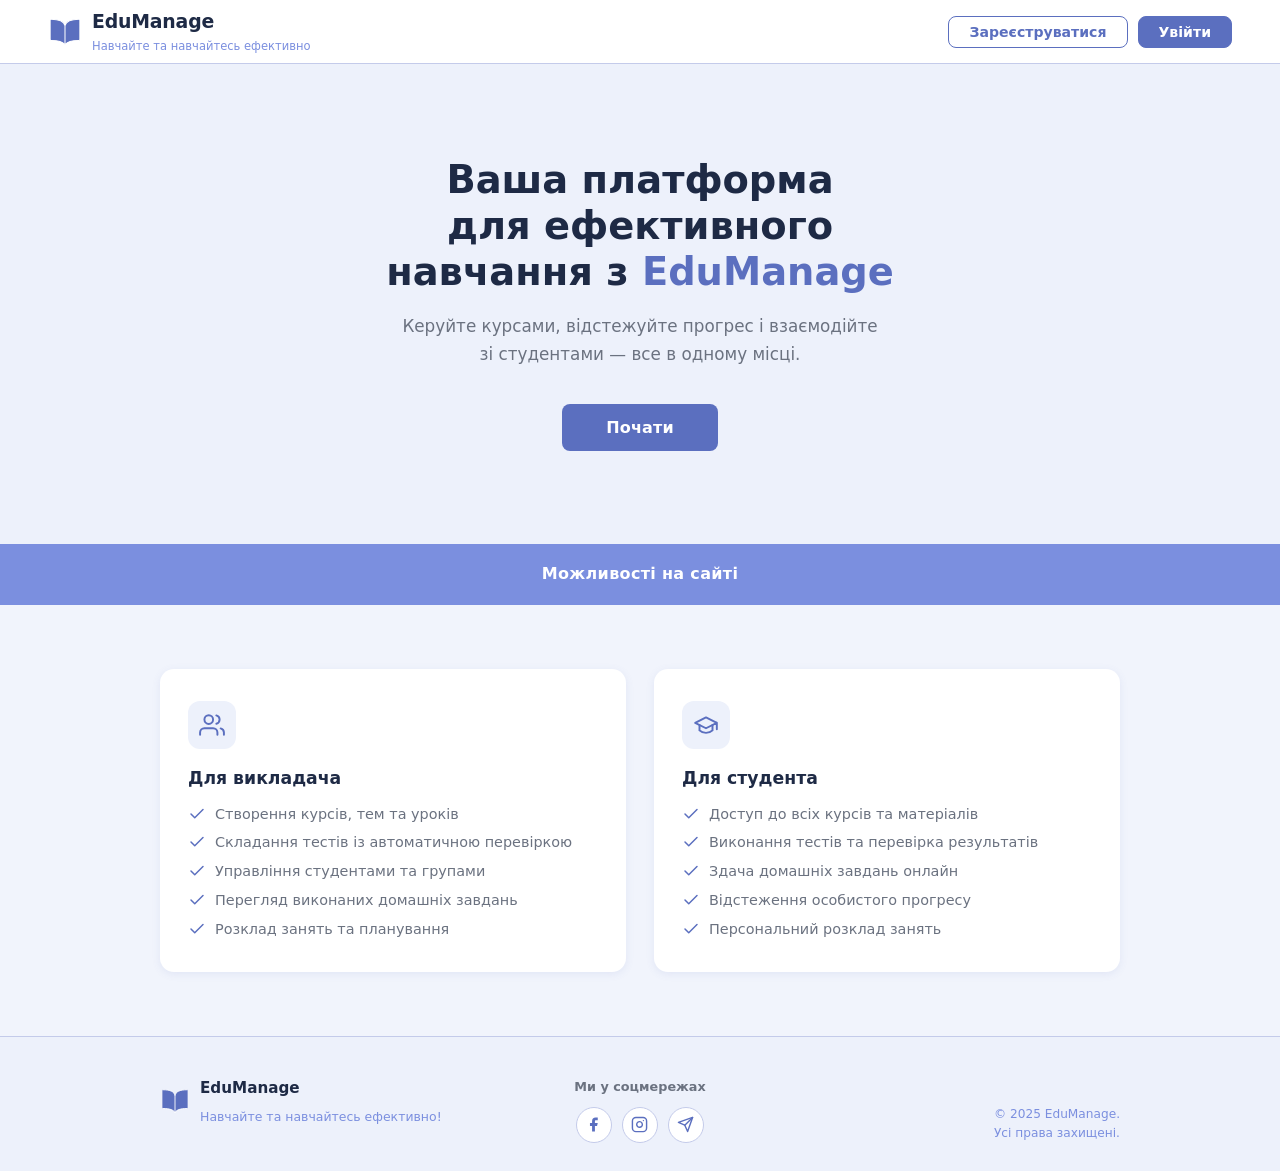
<file: frontend/index.html>
<!DOCTYPE html>
<html lang="uk">
<head>
  <meta charset="UTF-8">
  <meta name="viewport" content="width=device-width, initial-scale=1.0">
  <title>EduManage — Навчайте та навчайтесь ефективно</title>
  <script>(function(){const t=localStorage.getItem('edu_theme');if(t)document.documentElement.setAttribute('data-theme',t);})();</script>
  <link rel="stylesheet" href="css/main.css">
</head>
<body>

  
  <header class="ln-nav">
    <a class="ln-logo" href="#">
      <svg width="34" height="34" viewBox="0 0 50 50" fill="none" xmlns="http://www.w3.org/2000/svg">
        <path d="M25 15.625C26.5625 9.45704 32.4639 6.30763 45.3125 6.25001C45.5179 6.24924 45.7214 6.28912 45.9114 6.36737C46.1013 6.44562 46.2738 6.56068 46.4191 6.70593C46.5643 6.85118 46.6794 7.02373 46.7576 7.21365C46.8359 7.40357 46.8758 7.6071 46.875 7.81251V35.9375C46.875 36.3519 46.7104 36.7493 46.4174 37.0424C46.1243 37.3354 45.7269 37.5 45.3125 37.5C32.8125 37.5 27.9834 40.0205 25 43.75C22.0342 40.0391 17.1875 37.5 4.68751 37.5C3.72267 37.5 3.12501 36.7139 3.12501 35.749V7.81251C3.12424 7.6071 3.16412 7.40357 3.24237 7.21365C3.32062 7.02373 3.43568 6.85118 3.58093 6.70593C3.72618 6.56068 3.89873 6.44562 4.08865 6.36737C4.27857 6.28912 4.4821 6.24924 4.68751 6.25001C17.5361 6.30763 23.4375 9.45704 25 15.625ZM25 15.625V43.75V15.625Z"
              fill="currentColor"/>
        <path d="M25 43.75C22.0342 40.0391 17.1875 37.5 4.68751 37.5C3.72267 37.5 3.12501 36.7139 3.12501 35.749V7.81251C3.12424 7.6071 3.16412 7.40357 3.24237 7.21365C3.32062 7.02373 3.43568 6.85118 3.58093 6.70593C3.72618 6.56068 3.89873 6.44562 4.08865 6.36737C4.27857 6.28912 4.4821 6.24924 4.68751 6.25001C17.5361 6.30763 23.4375 9.45704 25 15.625C26.5625 9.45704 32.4639 6.30763 45.3125 6.25001C45.5179 6.24924 45.7214 6.28912 45.9114 6.36737C46.1013 6.44562 46.2738 6.56068 46.4191 6.70593C46.5643 6.85118 46.6794 7.02373 46.7576 7.21365C46.8359 7.40357 46.8758 7.6071 46.875 7.81251V35.9375C46.875 36.3519 46.7104 36.7493 46.4174 37.0424C46.1243 37.3354 45.7269 37.5 45.3125 37.5C32.8125 37.5 27.9834 40.0205 25 43.75ZM25 15.625V43.75"
              stroke="white" stroke-width="1.5" stroke-linecap="round" stroke-linejoin="round"/>
      </svg>
      <div>
        <div class="ln-logo-name">EduManage</div>
        <div class="ln-logo-tagline">Навчайте та навчайтесь ефективно</div>
      </div>
    </a>
    <div class="ln-nav-end">
      <button class="ln-btn-link" onclick="openModal('register-modal')">Зареєструватися</button>
      <button class="ln-btn-solid" onclick="openModal('login-modal')">Увійти</button>
    </div>
  </header>

  
  <section class="ln-hero">
    <div class="ln-hero-content">
      <h1 class="ln-hero-title">
        Ваша платформа<br>для&nbsp;ефективного навчання&nbsp;з&nbsp;<span>EduManage</span>
      </h1>
      <p class="ln-hero-sub">
        Керуйте курсами, відстежуйте прогрес і взаємодійте зі студентами&nbsp;— все в одному місці.
      </p>
      <button class="btn-start" onclick="openModal('register-modal')">Почати</button>
    </div>
  </section>

  
  <div class="ln-banner">Можливості на сайті</div>

  
  <section class="ln-features">
    <div class="ln-features-grid">

      
      <div class="ln-card">
        <div class="ln-card-icon">
          <svg width="26" height="26" viewBox="0 0 24 24" fill="none"
               stroke="currentColor" stroke-width="1.8" stroke-linecap="round" stroke-linejoin="round">
            <path d="M17 21v-2a4 4 0 0 0-4-4H5a4 4 0 0 0-4 4v2"/>
            <circle cx="9" cy="7" r="4"/>
            <path d="M23 21v-2a4 4 0 0 0-3-3.87"/>
            <path d="M16 3.13a4 4 0 0 1 0 7.75"/>
          </svg>
        </div>
        <div class="ln-card-title">Для викладача</div>
        <ul class="ln-feat-list">
          <li>
            <svg class="feat-ico" viewBox="0 0 24 24" fill="none"
                 stroke="currentColor" stroke-width="2" stroke-linecap="round" stroke-linejoin="round">
              <polyline points="20 6 9 17 4 12"/>
            </svg>
            Створення курсів, тем та уроків
          </li>
          <li>
            <svg class="feat-ico" viewBox="0 0 24 24" fill="none"
                 stroke="currentColor" stroke-width="2" stroke-linecap="round" stroke-linejoin="round">
              <polyline points="20 6 9 17 4 12"/>
            </svg>
            Складання тестів із автоматичною перевіркою
          </li>
          <li>
            <svg class="feat-ico" viewBox="0 0 24 24" fill="none"
                 stroke="currentColor" stroke-width="2" stroke-linecap="round" stroke-linejoin="round">
              <polyline points="20 6 9 17 4 12"/>
            </svg>
            Управління студентами та групами
          </li>
          <li>
            <svg class="feat-ico" viewBox="0 0 24 24" fill="none"
                 stroke="currentColor" stroke-width="2" stroke-linecap="round" stroke-linejoin="round">
              <polyline points="20 6 9 17 4 12"/>
            </svg>
            Перегляд виконаних домашніх завдань
          </li>
          <li>
            <svg class="feat-ico" viewBox="0 0 24 24" fill="none"
                 stroke="currentColor" stroke-width="2" stroke-linecap="round" stroke-linejoin="round">
              <polyline points="20 6 9 17 4 12"/>
            </svg>
            Розклад занять та планування
          </li>
        </ul>
      </div>

      
      <div class="ln-card">
        <div class="ln-card-icon">
          <svg width="26" height="26" viewBox="0 0 24 24" fill="none"
               stroke="currentColor" stroke-width="1.8" stroke-linecap="round" stroke-linejoin="round">
            <path d="M22 10v6M2 10l10-5 10 5-10 5z"/>
            <path d="M6 12v5c3 3 9 3 12 0v-5"/>
          </svg>
        </div>
        <div class="ln-card-title">Для студента</div>
        <ul class="ln-feat-list">
          <li>
            <svg class="feat-ico" viewBox="0 0 24 24" fill="none"
                 stroke="currentColor" stroke-width="2" stroke-linecap="round" stroke-linejoin="round">
              <polyline points="20 6 9 17 4 12"/>
            </svg>
            Доступ до всіх курсів та матеріалів
          </li>
          <li>
            <svg class="feat-ico" viewBox="0 0 24 24" fill="none"
                 stroke="currentColor" stroke-width="2" stroke-linecap="round" stroke-linejoin="round">
              <polyline points="20 6 9 17 4 12"/>
            </svg>
            Виконання тестів та перевірка результатів
          </li>
          <li>
            <svg class="feat-ico" viewBox="0 0 24 24" fill="none"
                 stroke="currentColor" stroke-width="2" stroke-linecap="round" stroke-linejoin="round">
              <polyline points="20 6 9 17 4 12"/>
            </svg>
            Здача домашніх завдань онлайн
          </li>
          <li>
            <svg class="feat-ico" viewBox="0 0 24 24" fill="none"
                 stroke="currentColor" stroke-width="2" stroke-linecap="round" stroke-linejoin="round">
              <polyline points="20 6 9 17 4 12"/>
            </svg>
            Відстеження особистого прогресу
          </li>
          <li>
            <svg class="feat-ico" viewBox="0 0 24 24" fill="none"
                 stroke="currentColor" stroke-width="2" stroke-linecap="round" stroke-linejoin="round">
              <polyline points="20 6 9 17 4 12"/>
            </svg>
            Персональний розклад занять
          </li>
        </ul>
      </div>

    </div>
  </section>

  
  <footer class="ln-footer">
    <div class="ln-footer-inner">

      <div>
        <div class="ln-footer-logo">
          <svg width="30" height="30" viewBox="0 0 50 50" fill="none" xmlns="http://www.w3.org/2000/svg">
            <path d="M25 15.625C26.5625 9.45704 32.4639 6.30763 45.3125 6.25001C45.5179 6.24924 45.7214 6.28912 45.9114 6.36737C46.1013 6.44562 46.2738 6.56068 46.4191 6.70593C46.5643 6.85118 46.6794 7.02373 46.7576 7.21365C46.8359 7.40357 46.8758 7.6071 46.875 7.81251V35.9375C46.875 36.3519 46.7104 36.7493 46.4174 37.0424C46.1243 37.3354 45.7269 37.5 45.3125 37.5C32.8125 37.5 27.9834 40.0205 25 43.75C22.0342 40.0391 17.1875 37.5 4.68751 37.5C3.72267 37.5 3.12501 36.7139 3.12501 35.749V7.81251C3.12424 7.6071 3.16412 7.40357 3.24237 7.21365C3.32062 7.02373 3.43568 6.85118 3.58093 6.70593C3.72618 6.56068 3.89873 6.44562 4.08865 6.36737C4.27857 6.28912 4.4821 6.24924 4.68751 6.25001C17.5361 6.30763 23.4375 9.45704 25 15.625ZM25 15.625V43.75V15.625Z"
                  fill="currentColor"/>
            <path d="M25 43.75C22.0342 40.0391 17.1875 37.5 4.68751 37.5C3.72267 37.5 3.12501 36.7139 3.12501 35.749V7.81251C3.12424 7.6071 3.16412 7.40357 3.24237 7.21365C3.32062 7.02373 3.43568 6.85118 3.58093 6.70593C3.72618 6.56068 3.89873 6.44562 4.08865 6.36737C4.27857 6.28912 4.4821 6.24924 4.68751 6.25001C17.5361 6.30763 23.4375 9.45704 25 15.625C26.5625 9.45704 32.4639 6.30763 45.3125 6.25001C45.5179 6.24924 45.7214 6.28912 45.9114 6.36737C46.1013 6.44562 46.2738 6.56068 46.4191 6.70593C46.5643 6.85118 46.6794 7.02373 46.7576 7.21365C46.8359 7.40357 46.8758 7.6071 46.875 7.81251V35.9375C46.875 36.3519 46.7104 36.7493 46.4174 37.0424C46.1243 37.3354 45.7269 37.5 45.3125 37.5C32.8125 37.5 27.9834 40.0205 25 43.75ZM25 15.625V43.75"
                  stroke="white" stroke-width="1.5" stroke-linecap="round" stroke-linejoin="round"/>
          </svg>
          <div>
            <div style="font-size:.95rem;font-weight:700;color:var(--ln-navy)">EduManage</div>
            <div class="ln-footer-tagline">Навчайте та навчайтесь ефективно!</div>
          </div>
        </div>
      </div>

      <div>
        <div class="ln-social-title">Ми у соцмережах</div>
        <div class="ln-social-links">
          <a href="#" class="ln-social-link" aria-label="Facebook">
            <svg width="17" height="17" viewBox="0 0 24 24" fill="currentColor">
              <path d="M18 2h-3a5 5 0 0 0-5 5v3H7v4h3v8h4v-8h3l1-4h-4V7a1 1 0 0 1 1-1h3z"/>
            </svg>
          </a>
          <a href="#" class="ln-social-link" aria-label="Instagram">
            <svg width="17" height="17" viewBox="0 0 24 24" fill="none"
                 stroke="currentColor" stroke-width="2" stroke-linecap="round" stroke-linejoin="round">
              <rect x="2" y="2" width="20" height="20" rx="5" ry="5"/>
              <path d="M16 11.37A4 4 0 1 1 12.63 8 4 4 0 0 1 16 11.37z"/>
              <line x1="17.5" y1="6.5" x2="17.51" y2="6.5"/>
            </svg>
          </a>
          <a href="#" class="ln-social-link" aria-label="Telegram">
            <svg width="17" height="17" viewBox="0 0 24 24" fill="none"
                 stroke="currentColor" stroke-width="2" stroke-linecap="round" stroke-linejoin="round">
              <line x1="22" y1="2" x2="11" y2="13"/>
              <polygon points="22 2 15 22 11 13 2 9 22 2"/>
            </svg>
          </a>
        </div>
      </div>

      <div class="ln-copy">
        © 2025 EduManage.<br>Усі права захищені.
      </div>

    </div>
  </footer>

  
  <div class="modal-overlay" id="login-modal">
    <div class="modal">
      <div class="modal-header">
        <span class="modal-title">Вхід в акаунт</span>
        <button class="modal-close" onclick="closeModal('login-modal')">✕</button>
      </div>
      <form onsubmit="handleLogin(event)">
        <div class="form-group">
          <label class="form-label">Email</label>
          <input type="email" class="form-input" id="login-email"
                 placeholder="your@email.com" autocomplete="email" required>
        </div>
        <div class="form-group">
          <label class="form-label">Пароль</label>
          <input type="password" class="form-input" id="login-password"
                 placeholder="••••••" autocomplete="current-password" required>
        </div>
        <div id="login-error" class="form-error hidden"></div>
        <button id="login-btn" type="submit" class="btn btn-primary w-full">Увійти</button>
        <p class="form-hint">Немає акаунта?
          <a href="#" onclick="switchModal('login-modal','register-modal')">Зареєструватись</a>
        </p>
      </form>
    </div>
  </div>

  
  <div class="modal-overlay" id="register-modal">
    <div class="modal">
      <div class="modal-header">
        <span class="modal-title">Реєстрація</span>
        <button class="modal-close" onclick="closeModal('register-modal')">✕</button>
      </div>
      <form onsubmit="handleRegister(event)">
        <div class="role-selector">
          <div class="role-option active" data-role="student" onclick="selectRole('student')">
            <svg xmlns="http://www.w3.org/2000/svg" width="16" height="16" viewBox="0 0 24 24" fill="none" stroke="currentColor" stroke-width="2" stroke-linecap="round" stroke-linejoin="round" style="vertical-align:middle;margin-right:4px"><path d="M22 10v6M2 10l10-5 10 5-10 5z"/><path d="M6 12v5c3 3 9 3 12 0v-5"/></svg>
            Студент
          </div>
          <div class="role-option" data-role="teacher" onclick="selectRole('teacher')">
            <svg xmlns="http://www.w3.org/2000/svg" width="16" height="16" viewBox="0 0 24 24" fill="none" stroke="currentColor" stroke-width="2" stroke-linecap="round" stroke-linejoin="round" style="vertical-align:middle;margin-right:4px"><path d="M17 21v-2a4 4 0 0 0-4-4H5a4 4 0 0 0-4 4v2"/><circle cx="9" cy="7" r="4"/><path d="M23 21v-2a4 4 0 0 0-3-3.87"/><path d="M16 3.13a4 4 0 0 1 0 7.75"/></svg>
            Викладач
          </div>
        </div>
        <div class="form-row">
          <div class="form-group">
            <label class="form-label">Ім'я</label>
            <input type="text" class="form-input" id="reg-first-name"
                   placeholder="Іван" autocomplete="given-name" required>
          </div>
          <div class="form-group">
            <label class="form-label">Прізвище</label>
            <input type="text" class="form-input" id="reg-last-name"
                   placeholder="Іванов" autocomplete="family-name" required>
          </div>
        </div>
        <div class="form-group">
          <label class="form-label">Email</label>
          <input type="email" class="form-input" id="reg-email"
                 placeholder="your@email.com" autocomplete="email" required>
        </div>
        <div class="form-group">
          <label class="form-label">Пароль</label>
          <input type="password" class="form-input" id="reg-password"
                 placeholder="Мін. 6 символів" autocomplete="new-password" required minlength="6">
        </div>
        <div id="register-error" class="form-error hidden"></div>
        <button id="reg-btn" type="submit" class="btn btn-primary w-full">Зареєструватись</button>
        <p class="form-hint">Вже є акаунт?
          <a href="#" onclick="switchModal('register-modal','login-modal')">Увійти</a>
        </p>
      </form>
    </div>
  </div>

  <script src="js/api.js"></script>
  <script src="js/app.js"></script>
</body>
</html>
</file>
<file: frontend/css/main.css>
:root {
  --primary: #5b6fbf;
  --primary-light: #7b8fdf;
  --primary-dark: #4a5a9e;
  --primary-bg: rgba(91, 111, 191, 0.09);
  --bg: #eef1fb;
  --sidebar-w: 264px;
  --white: #ffffff;
  --border: #e5e7eb;
  --text: #1a1a2e;
  --text-muted: #6b7280;
  --muted-bg: #f3f4f6;
  --text-dim: #c9cdd5;
  --success: #22c55e;
  --success-bg: #dcfce7;
  --success-text: #15803d;
  --warning: #f59e0b;
  --warning-bg: #fef9c3;
  --warning-text: #92400e;
  --danger: #ef4444;
  --danger-bg: #fee2e2;
  --danger-text: #991b1b;
  --shadow: 0 2px 8px rgba(91, 111, 191, 0.1);
  --shadow-md: 0 4px 20px rgba(91, 111, 191, 0.14);
  --radius: 12px;
  --radius-sm: 8px;
  --tr: 0.18s ease;

  --ln-navy: #1e2a45;
  --ln-soft: #edf1fb;
  --ln-surface: #f1f4fc;
  --ln-border: #c4cbea;
}

[data-theme="dark"] {
  --primary: #7b8fdf;
  --primary-light: #9baff0;
  --primary-dark: #6b7fc8;
  --primary-bg: rgba(123, 143, 223, 0.15);
  --bg: #0e1018;
  --white: #181b2e;
  --border: #2c2f4a;
  --text: #e4e7fa;
  --text-muted: #8890be;
  --muted-bg: #22253a;
  --text-dim: #3e4260;
  --success-bg: rgba(34, 197, 94, 0.15);
  --success-text: #4ade80;
  --warning-bg: rgba(245, 158, 11, 0.15);
  --warning-text: #fcd34d;
  --danger-bg: rgba(239, 68, 68, 0.15);
  --danger-text: #f87171;
  --shadow: 0 2px 8px rgba(0, 0, 0, 0.5);
  --shadow-md: 0 4px 20px rgba(0, 0, 0, 0.6);
  --ln-navy: #c8d0f0;
  --ln-soft: #181b2e;
  --ln-surface: #1e2236;
  --ln-border: #2c2f4a;
}

*,
*::before,
*::after {
  box-sizing: border-box;
  margin: 0;
  padding: 0;
}
html {
  font-size: 16px;
  scroll-behavior: smooth;
}
body {
  font-family: "Inter", "Segoe UI", system-ui, sans-serif;
  background: var(--bg);
  color: var(--text);
  line-height: 1.55;
  min-height: 100vh;
}
a {
  color: var(--primary);
  text-decoration: none;
}
a:hover {
  text-decoration: underline;
}
button,
input,
select,
textarea {
  font-family: inherit;
}
::-webkit-scrollbar {
  width: 5px;
}
::-webkit-scrollbar-track {
  background: transparent;
}
::-webkit-scrollbar-thumb {
  background: #d1d5db;
  border-radius: 3px;
}
::-webkit-scrollbar-thumb:hover {
  background: var(--primary-light);
}

.ln-nav {
  position: sticky;
  top: 0;
  z-index: 100;
  background: var(--white);
  border-bottom: 1px solid var(--ln-border);
  display: flex;
  align-items: center;
  justify-content: space-between;
  padding: 0 48px;
  height: 64px;
}
.ln-logo {
  display: flex;
  align-items: center;
  gap: 10px;
  text-decoration: none;
  color: var(--primary);
}
.ln-logo-name {
  font-size: 1.18rem;
  font-weight: 700;
  color: var(--ln-navy);
  letter-spacing: -0.01em;
}
.ln-logo-tagline {
  font-size: 0.72rem;
  color: var(--primary-light);
  margin-top: 1px;
}
.ln-nav-end {
  display: flex;
  align-items: center;
  gap: 10px;
}
.ln-btn-link {
  background: none;
  border: 1.5px solid var(--primary);
  color: var(--primary);
  border-radius: 8px;
  padding: 7px 20px;
  font-size: 0.88rem;
  font-weight: 600;
  cursor: pointer;
  transition:
    background 0.15s,
    color 0.15s;
}
.ln-btn-link:hover {
  background: var(--primary);
  color: var(--white);
}
.ln-btn-solid {
  background: var(--primary);
  border: 1.5px solid var(--primary);
  color: var(--white);
  border-radius: 8px;
  padding: 7px 20px;
  font-size: 0.88rem;
  font-weight: 600;
  cursor: pointer;
  transition: background 0.15s;
}
.ln-btn-solid:hover {
  background: var(--primary-dark);
}

.ln-hero {
  position: relative;
  background: var(--ln-soft);
  min-height: 480px;
  display: flex;
  align-items: center;
  justify-content: center;
  text-align: center;
  padding: 80px 24px;
  overflow: hidden;
}
.ln-hero-bg {
  position: absolute;
  inset: 0;
  width: 100%;
  height: 100%;
  opacity: 0.1;
  pointer-events: none;
  color: var(--primary);
}
.ln-hero-content {
  position: relative;
  z-index: 1;
  max-width: 620px;
}
.ln-hero-title {
  font-size: 2.4rem;
  font-weight: 800;
  line-height: 1.2;
  color: var(--ln-navy);
  margin-bottom: 18px;
}
.ln-hero-title span {
  color: var(--primary);
}
.ln-hero-sub {
  font-size: 1.05rem;
  color: var(--text-muted);
  line-height: 1.65;
  margin-bottom: 36px;
  max-width: 480px;
  margin-left: auto;
  margin-right: auto;
}
.btn-start {
  background: var(--primary);
  color: var(--white);
  border: none;
  border-radius: 8px;
  padding: 14px 44px;
  font-size: 1rem;
  font-weight: 700;
  cursor: pointer;
  letter-spacing: 0.01em;
  transition:
    background 0.15s,
    transform 0.1s;
}
.btn-start:hover {
  background: var(--primary-dark);
  transform: translateY(-1px);
}

.ln-banner {
  background: var(--primary-light);
  color: var(--white);
  text-align: center;
  padding: 18px 24px;
  font-size: 1rem;
  font-weight: 600;
  letter-spacing: 0.02em;
}

.ln-features {
  background: var(--ln-surface);
  padding: 64px 48px;
}
.ln-features-grid {
  display: grid;
  grid-template-columns: 1fr 1fr;
  gap: 28px;
  max-width: 960px;
  margin: 0 auto;
}
.ln-card {
  background: var(--white);
  border-radius: 14px;
  padding: 32px 28px;
  box-shadow: var(--shadow);
}
.ln-card-icon {
  width: 48px;
  height: 48px;
  background: var(--ln-soft);
  border-radius: 12px;
  display: flex;
  align-items: center;
  justify-content: center;
  margin-bottom: 16px;
  color: var(--primary);
}
.ln-card-title {
  font-size: 1.08rem;
  font-weight: 700;
  color: var(--ln-navy);
  margin-bottom: 12px;
}
.ln-feat-list {
  list-style: none;
  display: flex;
  flex-direction: column;
  gap: 8px;
}
.ln-feat-list li {
  display: flex;
  align-items: flex-start;
  gap: 9px;
  font-size: 0.9rem;
  color: var(--text-muted);
  line-height: 1.45;
}
.feat-ico {
  flex-shrink: 0;
  width: 18px;
  height: 18px;
  margin-top: 1px;
  color: var(--primary);
}

.ln-footer {
  background: var(--ln-soft);
  border-top: 1px solid var(--ln-border);
  padding: 40px 48px 28px;
}
.ln-footer-inner {
  max-width: 960px;
  margin: 0 auto;
  display: grid;
  grid-template-columns: 1fr auto 1fr;
  gap: 32px;
  align-items: start;
}
.ln-footer-logo {
  display: flex;
  align-items: center;
  gap: 10px;
  color: var(--primary);
}
.ln-footer-tagline {
  font-size: 0.78rem;
  color: var(--primary-light);
  margin-top: 6px;
}
.ln-social-title {
  font-size: 0.8rem;
  font-weight: 600;
  color: var(--text-muted);
  margin-bottom: 10px;
  text-align: center;
}
.ln-social-links {
  display: flex;
  gap: 10px;
  justify-content: center;
}
.ln-social-link {
  width: 36px;
  height: 36px;
  border-radius: 50%;
  background: var(--white);
  border: 1.5px solid var(--ln-border);
  display: flex;
  align-items: center;
  justify-content: center;
  color: var(--primary);
  transition:
    background 0.15s,
    border-color 0.15s;
  text-decoration: none;
}
.ln-social-link:hover {
  background: var(--primary);
  color: var(--white);
  border-color: var(--primary);
}
.ln-copy {
  font-size: 0.76rem;
  color: var(--primary-light);
  text-align: right;
  margin-top: auto;
  padding-top: 4px;
}

@media (max-width: 768px) {
  .ln-nav {
    padding: 0 20px;
  }
  .ln-logo-tagline {
    display: none;
  }
  .ln-features {
    padding: 44px 20px;
  }
  .ln-features-grid {
    grid-template-columns: 1fr;
  }
  .ln-footer {
    padding: 32px 20px 20px;
  }
  .ln-footer-inner {
    grid-template-columns: 1fr;
    gap: 20px;
  }
  .ln-copy {
    text-align: left;
  }
  .ln-hero-title {
    font-size: 1.75rem;
  }
}

.sidebar {
  position: fixed;
  left: 0;
  top: 0;
  height: 100vh;
  width: var(--sidebar-w);
  background: var(--white);
  border-right: 1px solid var(--border);
  display: flex;
  flex-direction: column;
  z-index: 100;
  overflow-y: auto;
}

.sidebar-brand {
  padding: 26px 22px 20px;
  display: flex;
  align-items: center;
  gap: 12px;
  border-bottom: 1px solid var(--border);
}
.sidebar-brand .logo-text {
  font-size: 1.1rem;
  font-weight: 800;
  color: var(--text);
}
.sidebar-brand .logo-tagline {
  font-size: 0.7rem;
  color: var(--text-muted);
  margin-top: 2px;
}
.sidebar-brand .logo-tagline em {
  color: var(--primary);
  font-style: normal;
}

.sidebar-nav {
  flex: 1;
  padding: 10px 12px;
  display: flex;
  flex-direction: column;
  gap: 3px;
}

.nav-item {
  display: flex;
  align-items: center;
  gap: 12px;
  padding: 11px 14px;
  border-radius: var(--radius-sm);
  cursor: pointer;
  color: var(--text-muted);
  font-size: 0.92rem;
  font-weight: 500;
  transition:
    background var(--tr),
    color var(--tr);
  user-select: none;
}
.nav-item:hover {
  background: var(--primary-bg);
  color: var(--primary);
}
.nav-item.active {
  background: rgba(91, 111, 191, 0.14);
  color: var(--primary);
  font-weight: 600;
}
.nav-item svg {
  width: 20px;
  height: 20px;
  flex-shrink: 0;
}

.sidebar-footer {
  padding: 12px 12px 22px;
  border-top: 1px solid var(--border);
}
.nav-item.logout:hover {
  background: var(--danger-bg);
  color: var(--danger);
}

.theme-toggle {
  display: flex;
  align-items: center;
  gap: 10px;
  padding: 9px 12px;
  border-radius: var(--radius-sm);
  cursor: pointer;
  font-size: 0.85rem;
  color: var(--text-muted);
  transition:
    background var(--tr),
    color var(--tr);
  user-select: none;
  margin-bottom: 4px;
}
.theme-toggle:hover {
  background: var(--primary-bg);
  color: var(--primary);
}
.theme-toggle svg {
  width: 18px;
  height: 18px;
  flex-shrink: 0;
}
.theme-switch {
  margin-left: auto;
  width: 36px;
  height: 20px;
  background: var(--border);
  border-radius: 10px;
  position: relative;
  transition: background var(--tr);
  flex-shrink: 0;
}
.theme-switch::after {
  content: "";
  position: absolute;
  top: 3px;
  left: 3px;
  width: 14px;
  height: 14px;
  background: var(--white);
  border-radius: 50%;
  transition:
    transform var(--tr),
    background var(--tr);
  box-shadow: 0 1px 3px rgba(0, 0, 0, 0.2);
}
[data-theme="dark"] .theme-switch {
  background: var(--primary);
}
[data-theme="dark"] .theme-switch::after {
  transform: translateX(16px);
  background: #fff;
}

.main-wrapper {
  margin-left: var(--sidebar-w);
  min-height: 100vh;
  padding: 32px 40px;
}

.topbar {
  display: flex;
  align-items: center;
  gap: 10px;
  margin-bottom: 18px;
  min-height: 30px;
}

.back-btn {
  display: inline-flex;
  align-items: center;
  gap: 5px;
  padding: 5px 12px;
  border: none;
  border-radius: 6px;
  background: transparent;
  color: var(--primary);
  font-size: 0.87rem;
  font-weight: 500;
  cursor: pointer;
  transition: background var(--tr);
  flex-shrink: 0;
}
.back-btn:hover {
  background: var(--primary-bg);
}
.back-btn.hidden {
  display: none;
}

.breadcrumbs {
  display: flex;
  align-items: center;
  gap: 5px;
  font-size: 0.82rem;
  color: var(--text-muted);
  flex-wrap: wrap;
}
.crumb {
  cursor: pointer;
  transition: color var(--tr);
}
.crumb:hover {
  color: var(--primary);
  text-decoration: underline;
}
.crumb.current {
  color: var(--text);
  font-weight: 600;
  cursor: default;
}
.crumb.current:hover {
  text-decoration: none;
}
.bc-sep {
  color: var(--text-dim);
  user-select: none;
}

.page-header {
  display: flex;
  align-items: flex-start;
  justify-content: space-between;
  gap: 16px;
  margin-bottom: 24px;
  flex-wrap: wrap;
}
.page-title {
  font-size: 1.55rem;
  font-weight: 700;
}

.btn {
  display: inline-flex;
  align-items: center;
  justify-content: center;
  gap: 6px;
  padding: 9px 20px;
  border: 1.5px solid transparent;
  border-radius: var(--radius-sm);
  font-size: 0.9rem;
  font-weight: 500;
  cursor: pointer;
  transition:
    background var(--tr),
    border-color var(--tr),
    transform 0.1s;
  white-space: nowrap;
  text-decoration: none !important;
}
.btn:active {
  transform: scale(0.97);
}
.btn:disabled {
  opacity: 0.6;
  cursor: not-allowed;
  transform: none;
}
.btn svg {
  width: 15px;
  height: 15px;
}

.btn-primary {
  background: var(--primary);
  color: var(--white);
  border-color: var(--primary);
}
.btn-primary:hover {
  background: var(--primary-dark);
  border-color: var(--primary-dark);
}

.btn-outline {
  background: transparent;
  color: var(--primary);
  border-color: var(--primary);
}
.btn-outline:hover {
  background: var(--primary-bg);
}

.btn-danger {
  background: var(--danger);
  color: var(--white);
  border-color: var(--danger);
}
.btn-danger:hover {
  background: #dc2626;
  border-color: #dc2626;
}

.btn-ghost {
  background: transparent;
  color: var(--text-muted);
  border-color: transparent;
}
.btn-ghost:hover {
  background: var(--primary-bg);
  color: var(--primary);
}

.btn-success {
  background: var(--success);
  color: var(--white);
  border-color: var(--success);
}
.btn-success:hover {
  background: #16a34a;
}

.btn-sm {
  padding: 6px 14px;
  font-size: 0.81rem;
}
.btn-lg {
  padding: 12px 28px;
  font-size: 1rem;
}
.btn-icon {
  padding: 7px;
  border-radius: 6px;
}
.w-full {
  width: 100%;
}

.badge {
  display: inline-flex;
  align-items: center;
  padding: 3px 10px;
  border-radius: 20px;
  font-size: 0.73rem;
  font-weight: 600;
  white-space: nowrap;
}
.badge-success {
  background: var(--success-bg);
  color: var(--success-text);
}
.badge-warning {
  background: var(--warning-bg);
  color: var(--warning-text);
}
.badge-danger {
  background: var(--danger-bg);
  color: var(--danger-text);
}
.badge-primary {
  background: var(--primary-bg);
  color: var(--primary);
}
.badge-muted {
  background: var(--muted-bg);
  color: var(--text-muted);
}
.lesson-done-badge {
  font-size: 0.72rem;
  gap: 4px;
  flex-shrink: 0;
}

.search-bar-wrap {
  margin-bottom: 16px;
}
.search-bar-wrap .form-input {
  max-width: 360px;
}
.accordion-list {
  display: flex;
  flex-direction: column;
  gap: 12px;
}

.accordion-item {
  background: var(--white);
  border-radius: var(--radius);
  box-shadow: var(--shadow);
  overflow: hidden;
  border: 1px solid var(--border);
}

.accordion-header {
  display: flex;
  align-items: center;
  justify-content: space-between;
  padding: 17px 22px;
  cursor: pointer;
  transition: background var(--tr);
  gap: 12px;
}
.accordion-header:hover {
  background: #f9fafb;
}

.acc-left {
  display: flex;
  flex-direction: column;
  gap: 4px;
  flex: 1;
  min-width: 0;
}
.acc-name {
  font-size: 1rem;
  font-weight: 600;
  overflow: hidden;
  text-overflow: ellipsis;
  white-space: nowrap;
}
.acc-meta {
  font-size: 0.79rem;
  color: var(--text-muted);
}
.acc-right {
  display: flex;
  align-items: center;
  gap: 10px;
  flex-shrink: 0;
}

.chevron {
  width: 20px;
  height: 20px;
  color: var(--text-muted);
  transition: transform 0.22s;
  flex-shrink: 0;
}
.accordion-item.open .chevron {
  transform: rotate(180deg);
}

.accordion-body {
  display: none;
  border-top: 1px solid var(--border);
}
.accordion-item.open .accordion-body {
  display: block;
}

.theme-block {
  border-bottom: 1px solid var(--border);
}
.theme-block:last-child {
  border-bottom: none;
}

.theme-row {
  display: flex;
  align-items: center;
  justify-content: space-between;
  padding: 12px 22px;
  background: var(--white);
  gap: 12px;
}
.theme-row-left {
  display: flex;
  flex-direction: column;
  gap: 2px;
}
.theme-title-txt {
  font-size: 0.88rem;
  font-weight: 600;
  color: var(--primary);
}
.theme-row-right {
  display: flex;
  gap: 8px;
  align-items: center;
  flex-shrink: 0;
}

.lesson-row {
  display: flex;
  align-items: center;
  justify-content: space-between;
  padding: 11px 22px 11px 38px;
  border-top: 1px solid var(--border);
  gap: 12px;
  transition: background var(--tr);
}
.lesson-row:hover {
  background: #f9fafb;
}
.lesson-row.row-clickable {
  cursor: pointer;
}
.lesson-row.row-clickable:hover {
  background: var(--primary-bg);
}
.lesson-info {
  display: flex;
  flex-direction: column;
  gap: 2px;
  flex: 1;
  min-width: 0;
}
.lesson-title-txt {
  font-size: 0.9rem;
  font-weight: 500;
  overflow: hidden;
  text-overflow: ellipsis;
  white-space: nowrap;
}
.lesson-meta {
  font-size: 0.76rem;
  color: var(--text-muted);
}
.lesson-acts {
  display: flex;
  align-items: center;
  gap: 8px;
  flex-shrink: 0;
}

.empty-state {
  text-align: center;
  padding: 50px 20px;
  color: var(--text-muted);
}
.empty-icon {
  font-size: 2.8rem;
  margin-bottom: 10px;
  display: flex;
  justify-content: center;
}
.empty-icon svg {
  width: 44px;
  height: 44px;
  opacity: 0.5;
}
.empty-state p {
  font-size: 0.9rem;
}

.form-group {
  display: flex;
  flex-direction: column;
  gap: 6px;
  margin-bottom: 16px;
}
.form-row {
  display: grid;
  grid-template-columns: 1fr 1fr;
  gap: 14px;
}
.form-label {
  font-size: 0.84rem;
  font-weight: 600;
  color: var(--text);
}

.form-input,
.form-textarea,
.form-select {
  padding: 10px 14px;
  border: 1.5px solid var(--border);
  border-radius: var(--radius-sm);
  font-size: 0.9rem;
  background: var(--white);
  color: var(--text);
  transition:
    border-color var(--tr),
    box-shadow var(--tr);
  width: 100%;
}
.form-input:focus,
.form-textarea:focus,
.form-select:focus {
  outline: none;
  border-color: var(--primary);
  box-shadow: 0 0 0 3px var(--primary-bg);
}
.form-textarea {
  resize: vertical;
  min-height: 88px;
}

.form-error {
  background: var(--danger-bg);
  color: var(--danger-text);
  border-radius: 6px;
  padding: 8px 12px;
  font-size: 0.82rem;
  margin-bottom: 12px;
}
.form-error.hidden {
  display: none;
}
.form-hint {
  font-size: 0.81rem;
  color: var(--text-muted);
  text-align: center;
  margin-top: 12px;
}

.role-selector {
  display: grid;
  grid-template-columns: 1fr 1fr;
  gap: 10px;
  margin-bottom: 20px;
}
.role-option {
  padding: 12px;
  border: 2px solid var(--border);
  border-radius: var(--radius-sm);
  text-align: center;
  cursor: pointer;
  font-weight: 500;
  font-size: 0.9rem;
  color: var(--text-muted);
  transition:
    border-color var(--tr),
    color var(--tr),
    background var(--tr);
}
.role-option:hover {
  border-color: var(--primary-light);
  color: var(--primary);
}
.role-option.active {
  border-color: var(--primary);
  color: var(--primary);
  background: var(--primary-bg);
}

.question-block {
  background: #f9fafb;
  border: 1px solid var(--border);
  border-radius: var(--radius-sm);
  padding: 14px 16px;
  margin-bottom: 10px;
}
.question-block-header {
  display: flex;
  align-items: center;
  justify-content: space-between;
  margin-bottom: 10px;
}
.question-block-title {
  font-size: 0.85rem;
  font-weight: 600;
  color: var(--text);
}
.option-row {
  display: flex;
  align-items: center;
  gap: 8px;
  margin-bottom: 7px;
}
.option-row input[type="checkbox"] {
  accent-color: var(--primary);
  width: 15px;
  height: 15px;
  flex-shrink: 0;
}
.option-row .form-input {
  flex: 1;
  padding: 7px 10px;
  font-size: 0.85rem;
}

.modal-overlay {
  position: fixed;
  inset: 0;
  background: rgba(26, 26, 46, 0.52);
  backdrop-filter: blur(3px);
  z-index: 500;
  display: flex;
  align-items: center;
  justify-content: center;
  padding: 20px;
  opacity: 0;
  pointer-events: none;
  transition: opacity var(--tr);
}
.modal-overlay.open {
  opacity: 1;
  pointer-events: all;
}

.modal {
  background: var(--white);
  border-radius: var(--radius);
  box-shadow: var(--shadow-md);
  padding: 28px 32px;
  width: 100%;
  max-width: 480px;
  max-height: 90vh;
  overflow-y: auto;
  transform: translateY(16px);
  transition: transform var(--tr);
}
.modal-overlay.open .modal {
  transform: translateY(0);
}
.modal-lg {
  max-width: 600px;
}

.modal-header {
  display: flex;
  align-items: center;
  justify-content: space-between;
  margin-bottom: 22px;
}
.modal-title {
  font-size: 1.1rem;
  font-weight: 700;
}
.modal-close {
  width: 30px;
  height: 30px;
  border: none;
  background: transparent;
  cursor: pointer;
  border-radius: 6px;
  display: flex;
  align-items: center;
  justify-content: center;
  color: var(--text-muted);
  font-size: 1rem;
  transition:
    background var(--tr),
    color var(--tr);
}
.modal-close:hover {
  background: var(--primary-bg);
  color: var(--primary);
}

.schedule-layout {
  display: grid;
  grid-template-columns: 1fr 300px;
  gap: 24px;
  align-items: start;
}

.schedule-list-wrap {
  display: flex;
  flex-direction: column;
  gap: 10px;
}

.schedule-item {
  display: flex;
  align-items: center;
  gap: 16px;
  background: var(--white);
  border-radius: var(--radius-sm);
  box-shadow: var(--shadow);
  padding: 14px 20px;
  border: 1px solid var(--border);
  transition: box-shadow var(--tr);
}
.schedule-item:hover {
  box-shadow: var(--shadow-md);
}
.schedule-item.row-clickable {
  cursor: pointer;
}
.schedule-item.row-clickable:hover {
  box-shadow: var(--shadow-md);
  border-color: var(--primary-light);
  background: var(--primary-bg);
}
.sched-info {
  flex: 1;
  display: flex;
  flex-direction: column;
  gap: 3px;
}
.sched-title {
  font-weight: 600;
  font-size: 0.92rem;
}
.sched-date {
  font-size: 0.79rem;
  color: var(--text-muted);
}
.sched-type {
  font-size: 0.77rem;
  color: var(--text-muted);
}

.calendar {
  background: var(--white);
  border-radius: var(--radius);
  box-shadow: var(--shadow);
  padding: 18px 20px;
  border: 1px solid var(--border);
  position: sticky;
  top: 24px;
}
.cal-header {
  display: flex;
  align-items: center;
  justify-content: space-between;
  margin-bottom: 14px;
}
.cal-month-lbl {
  font-weight: 700;
  font-size: 0.92rem;
}
.cal-nav {
  background: none;
  border: none;
  cursor: pointer;
  color: var(--primary);
  padding: 4px 8px;
  border-radius: 4px;
  font-size: 1rem;
  transition: background var(--tr);
}
.cal-nav:hover {
  background: var(--primary-bg);
}
.cal-grid {
  display: grid;
  grid-template-columns: repeat(7, 1fr);
  gap: 2px;
  text-align: center;
}
.cal-dow {
  font-size: 0.68rem;
  font-weight: 700;
  color: var(--text-muted);
  padding-bottom: 8px;
  letter-spacing: 0.02em;
}
.cal-day {
  font-size: 0.79rem;
  padding: 6px 2px;
  border-radius: 6px;
  cursor: pointer;
  position: relative;
  transition: background var(--tr);
  color: var(--text);
}
.cal-day:hover:not(.empty) {
  background: var(--primary-bg);
}
.cal-day.today {
  background: var(--primary);
  color: var(--white);
  font-weight: 700;
}
.cal-day.today:hover {
  background: var(--primary-dark);
}
.cal-day.has-event {
  background: var(--primary-bg);
  color: var(--primary);
  font-weight: 700;
  box-shadow: inset 0 0 0 2px var(--primary);
}
.cal-day.today.has-event {
  background: var(--primary);
  color: var(--white);
  box-shadow: inset 0 0 0 2px var(--primary-dark);
}
.cal-day.has-event {
  cursor: pointer;
}
.cal-day.selected:not(.today) {
  background: var(--primary);
  color: var(--white);
  font-weight: 700;
  box-shadow: none;
}
.cal-day.today.selected {
  box-shadow: inset 0 0 0 3px var(--white);
}
.cal-day.other-month {
  color: var(--text-dim);
}
.cal-day.empty {
  cursor: default;
}

.sched-filter-bar {
  display: flex;
  align-items: center;
  gap: 8px;
  padding: 8px 14px;
  background: var(--primary-bg);
  border: 1px solid var(--primary);
  border-radius: var(--radius-sm);
  font-size: 0.85rem;
  color: var(--primary);
  margin-bottom: 12px;
}

.test-page {
  max-width: 740px;
}
.test-page-title {
  font-size: 1.4rem;
  font-weight: 700;
  margin-bottom: 20px;
}

.question-card {
  background: var(--white);
  border-radius: var(--radius);
  box-shadow: var(--shadow);
  padding: 22px;
  margin-bottom: 14px;
  border: 1px solid var(--border);
}
.q-header {
  display: flex;
  align-items: flex-start;
  gap: 12px;
  margin-bottom: 14px;
}
.q-num {
  width: 28px;
  height: 28px;
  background: var(--primary);
  color: var(--white);
  border-radius: 50%;
  display: flex;
  align-items: center;
  justify-content: center;
  font-size: 0.82rem;
  font-weight: 700;
  flex-shrink: 0;
}
.q-text {
  font-weight: 500;
  flex: 1;
  line-height: 1.4;
}
.q-score {
  font-size: 0.78rem;
  color: var(--text-muted);
  margin-left: auto;
  white-space: nowrap;
}

.option-label {
  display: flex;
  align-items: center;
  gap: 10px;
  padding: 8px 10px;
  border-radius: var(--radius-sm);
  cursor: pointer;
  font-size: 0.9rem;
  transition: background var(--tr);
}
.option-label:hover {
  background: var(--primary-bg);
}
.option-label input {
  accent-color: var(--primary);
  cursor: pointer;
  width: 16px;
  height: 16px;
}

.test-footer {
  display: flex;
  justify-content: flex-end;
  margin-top: 22px;
}

.test-result-summary {
  background: var(--white);
  border-radius: var(--radius);
  box-shadow: var(--shadow-md);
  padding: 32px 40px;
  text-align: center;
  margin-bottom: 20px;
}
.result-score {
  font-size: 2.5rem;
  font-weight: 800;
  color: var(--primary);
}
.result-label {
  font-size: 1rem;
  color: var(--text-muted);
  margin-top: 6px;
}
.result-status {
  margin-top: 16px;
  font-size: 1rem;
  font-weight: 600;
}

.option-result-ok {
  background: var(--success-bg);
  color: var(--success-text);
  font-weight: 600;
}
.option-result-bad {
  background: var(--danger-bg);
  color: var(--danger-text);
}
.option-result-missed {
  background: var(--warning-bg);
  color: var(--warning-text);
}

.progress-grid {
  display: grid;
  grid-template-columns: repeat(auto-fill, minmax(200px, 1fr));
  gap: 18px;
  margin-bottom: 28px;
}

.progress-card {
  background: var(--white);
  border-radius: var(--radius);
  box-shadow: var(--shadow);
  padding: 22px;
  display: flex;
  flex-direction: column;
  align-items: center;
  gap: 10px;
  text-align: center;
  border: 1px solid var(--border);
}
.progress-card h4 {
  font-size: 0.88rem;
  font-weight: 600;
}
.progress-card p {
  font-size: 0.77rem;
  color: var(--text-muted);
}

.progress-bar-wrap {
  background: var(--border);
  border-radius: 4px;
  height: 7px;
  overflow: hidden;
  width: 100%;
}
.progress-bar {
  height: 100%;
  background: var(--primary);
  border-radius: 4px;
  transition: width 0.5s ease;
}

.students-layout {
  display: grid;
  grid-template-columns: 1fr 1fr;
  gap: 24px;
  align-items: start;
}

.section-card {
  background: var(--white);
  border-radius: var(--radius);
  box-shadow: var(--shadow);
  border: 1px solid var(--border);
  overflow: hidden;
}
.section-card-header {
  display: flex;
  align-items: center;
  justify-content: space-between;
  padding: 16px 20px;
  border-bottom: 1px solid var(--border);
}
.section-card-title {
  font-size: 0.95rem;
  font-weight: 700;
}

.student-item {
  display: flex;
  align-items: center;
  gap: 12px;
  padding: 12px 20px;
  border-bottom: 1px solid var(--border);
}
.student-item:last-child {
  border-bottom: none;
}
.student-avatar {
  width: 36px;
  height: 36px;
  border-radius: 50%;
  background: var(--primary-bg);
  display: flex;
  align-items: center;
  justify-content: center;
  color: var(--primary);
  font-weight: 700;
  font-size: 0.85rem;
  flex-shrink: 0;
}
.student-info {
  flex: 1;
  min-width: 0;
}
.student-name {
  font-size: 0.9rem;
  font-weight: 500;
}
.student-email {
  font-size: 0.76rem;
  color: var(--text-muted);
}

.group-item {
  padding: 12px 20px;
  border-bottom: 1px solid var(--border);
  display: flex;
  align-items: center;
  justify-content: space-between;
  gap: 10px;
}
.group-item:last-child {
  border-bottom: none;
}
.group-name {
  font-weight: 600;
  font-size: 0.9rem;
}
.group-count {
  font-size: 0.78rem;
  color: var(--text-muted);
}

.account-card {
  max-width: 520px;
  background: var(--white);
  border-radius: var(--radius);
  box-shadow: var(--shadow);
  padding: 28px 32px;
  border: 1px solid var(--border);
}
.account-avatar {
  width: 68px;
  height: 68px;
  border-radius: 50%;
  background: var(--primary);
  color: var(--white);
  display: flex;
  align-items: center;
  justify-content: center;
  font-size: 1.5rem;
  font-weight: 700;
  margin-bottom: 18px;
}
.account-role {
  display: inline-flex;
  margin-bottom: 20px;
}

.lesson-detail-meta {
  display: flex;
  gap: 20px;
  margin-bottom: 16px;
  flex-wrap: wrap;
}
.lesson-detail-meta span {
  font-size: 0.84rem;
  color: var(--text-muted);
}
.lesson-detail-meta strong {
  color: var(--text);
}

.toast-container {
  position: fixed;
  bottom: 28px;
  right: 28px;
  display: flex;
  flex-direction: column;
  gap: 8px;
  z-index: 1000;
  pointer-events: none;
}
.toast {
  padding: 11px 18px;
  border-radius: var(--radius-sm);
  font-size: 0.86rem;
  font-weight: 500;
  box-shadow: var(--shadow-md);
  background: var(--white);
  display: flex;
  align-items: center;
  gap: 10px;
  min-width: 220px;
  max-width: 340px;
  animation: toastIn 0.22s ease;
  transition: opacity 0.3s;
  pointer-events: auto;
}
.toast-success {
  border-left: 4px solid var(--success);
}
.toast-error {
  border-left: 4px solid var(--danger);
}
.toast-info {
  border-left: 4px solid var(--primary);
}
@keyframes toastIn {
  from {
    opacity: 0;
    transform: translateX(20px);
  }
  to {
    opacity: 1;
    transform: none;
  }
}

.spinner {
  width: 34px;
  height: 34px;
  border: 3px solid var(--border);
  border-top-color: var(--primary);
  border-radius: 50%;
  animation: spin 0.8s linear infinite;
  margin: 0 auto;
}
@keyframes spin {
  to {
    transform: rotate(360deg);
  }
}
.loading-wrap {
  display: flex;
  justify-content: center;
  padding: 60px 0;
}

.tab-row {
  display: flex;
  gap: 3px;
  margin-bottom: 16px;
  background: var(--muted-bg);
  border-radius: var(--radius-sm);
  padding: 3px;
}
.tab-btn {
  flex: 1;
  padding: 7px 12px;
  border: none;
  border-radius: 6px;
  background: transparent;
  font-size: 0.88rem;
  font-weight: 500;
  color: var(--text-muted);
  cursor: pointer;
  transition:
    background var(--tr),
    color var(--tr),
    box-shadow var(--tr);
}
.tab-btn.active {
  background: var(--white);
  color: var(--primary);
  box-shadow: 0 1px 4px rgba(0, 0, 0, 0.08);
}

.enroll-list {
  max-height: 210px;
  overflow-y: auto;
  border: 1.5px solid var(--border);
  border-radius: var(--radius-sm);
  padding: 4px;
}
.enroll-list .option-label {
  padding: 9px 10px;
  border-radius: 6px;
}
.enroll-list .option-label:hover {
  background: var(--primary-bg);
}

.student-item.clickable {
  cursor: pointer;
  transition: background var(--tr);
}
.student-item.clickable:hover {
  background: var(--primary-bg);
}

.group-item.clickable {
  cursor: pointer;
  transition: background var(--tr);
}
.group-item.clickable:hover {
  background: var(--primary-bg);
}

.progress-row {
  margin-bottom: 16px;
}
.progress-row-header {
  display: flex;
  align-items: center;
  justify-content: space-between;
  margin-bottom: 5px;
}
.progress-row-label {
  font-weight: 500;
  font-size: 0.9rem;
}
.progress-row-count {
  font-size: 0.8rem;
  color: var(--text-muted);
}
.progress-row-pct {
  font-size: 0.75rem;
  color: var(--primary);
  margin-top: 3px;
  text-align: right;
}

.lesson-material-block {
  background: #f9fafb;
  border-radius: var(--radius-sm);
  padding: 14px 16px;
  margin-bottom: 16px;
  font-size: 0.9rem;
  line-height: 1.65;
  max-height: 220px;
  overflow-y: auto;
  border: 1px solid var(--border);
  white-space: pre-wrap;
}

.hidden {
  display: none !important;
}
.divider {
  border: none;
  border-top: 1px solid var(--border);
  margin: 18px 0;
}
.search-row {
  display: flex;
  gap: 8px;
}
.search-row .form-input {
  flex: 1;
}
.flex-between {
  display: flex;
  align-items: center;
  justify-content: space-between;
  gap: 12px;
}
.gap-2 {
  gap: 8px;
}
</file>
